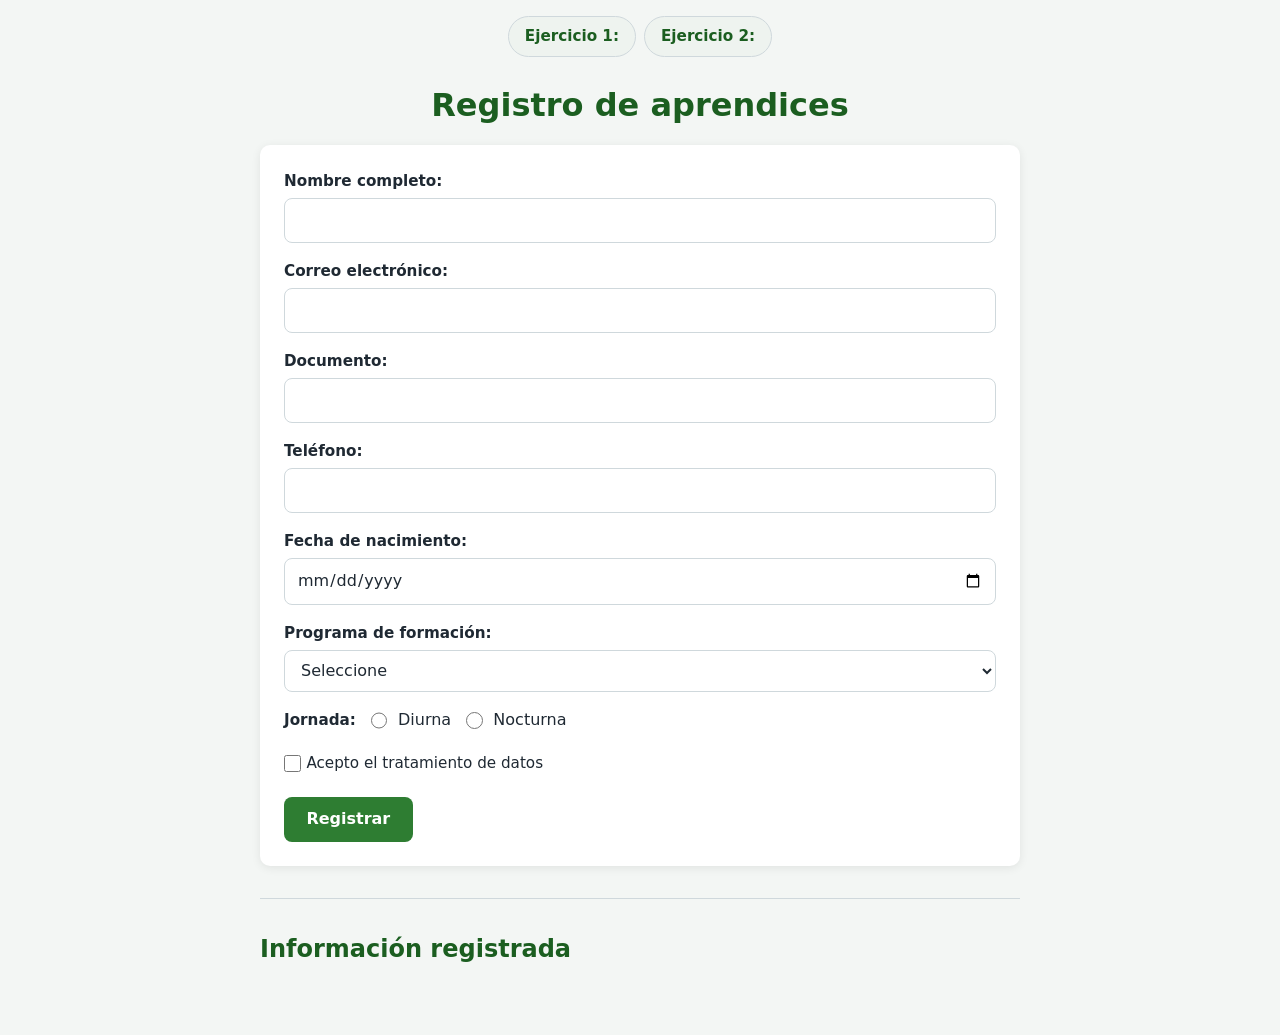
<file: index.html>
<!DOCTYPE html>
<html lang="es">
<head>
    <meta charset="UTF-8">
    <link rel="stylesheet" href="css/style.css">
    <title>Registro de aprendices</title>
</head>
<body>
    <nav>
        <a href="index.html">Ejercicio 1: </a>
        <a href="ejercicio2.html">Ejercicio 2:</a>
    </nav>

    <h1>Registro de aprendices</h1>

    <form id="formulario">

        <label>Nombre completo:</label>
        <input type="text" name="nombre">

        <br><br>

        <label>Correo electrónico:</label>
        <input type="email" name="correo">

        <br><br>

        <label>Documento:</label>
        <input type="number" name="documento">

        <br><br>

        <label>Teléfono:</label>
        <input type="tel" name="telefono">

        <br><br>

        <label>Fecha de nacimiento:</label>
        <input type="date" name="fecha">

        <br><br>

        <label>Programa de formación:</label>

        <select name="programa">
            <option value="">Seleccione</option>
            <option value="ADSO">ADSO</option>
            <option value="Multimedia">Multimedia</option>
            <option value="Redes">Redes</option>
        </select>

        <br><br>

        <label>Jornada:</label>

        <input type="radio" name="jornada" value="Diurna">
        Diurna

        <input type="radio" name="jornada" value="Nocturna">
        Nocturna

        <br><br>

        <label>
            <input type="checkbox" name="acepta">
            Acepto el tratamiento de datos
        </label>

        <br><br>

        <button type="submit">Registrar</button>

    </form>

    <hr>

    <h2>Información registrada</h2>

    <div id="resultado"></div>

    <script src="JS/app.js"></script>

</body>
</html>
</file>
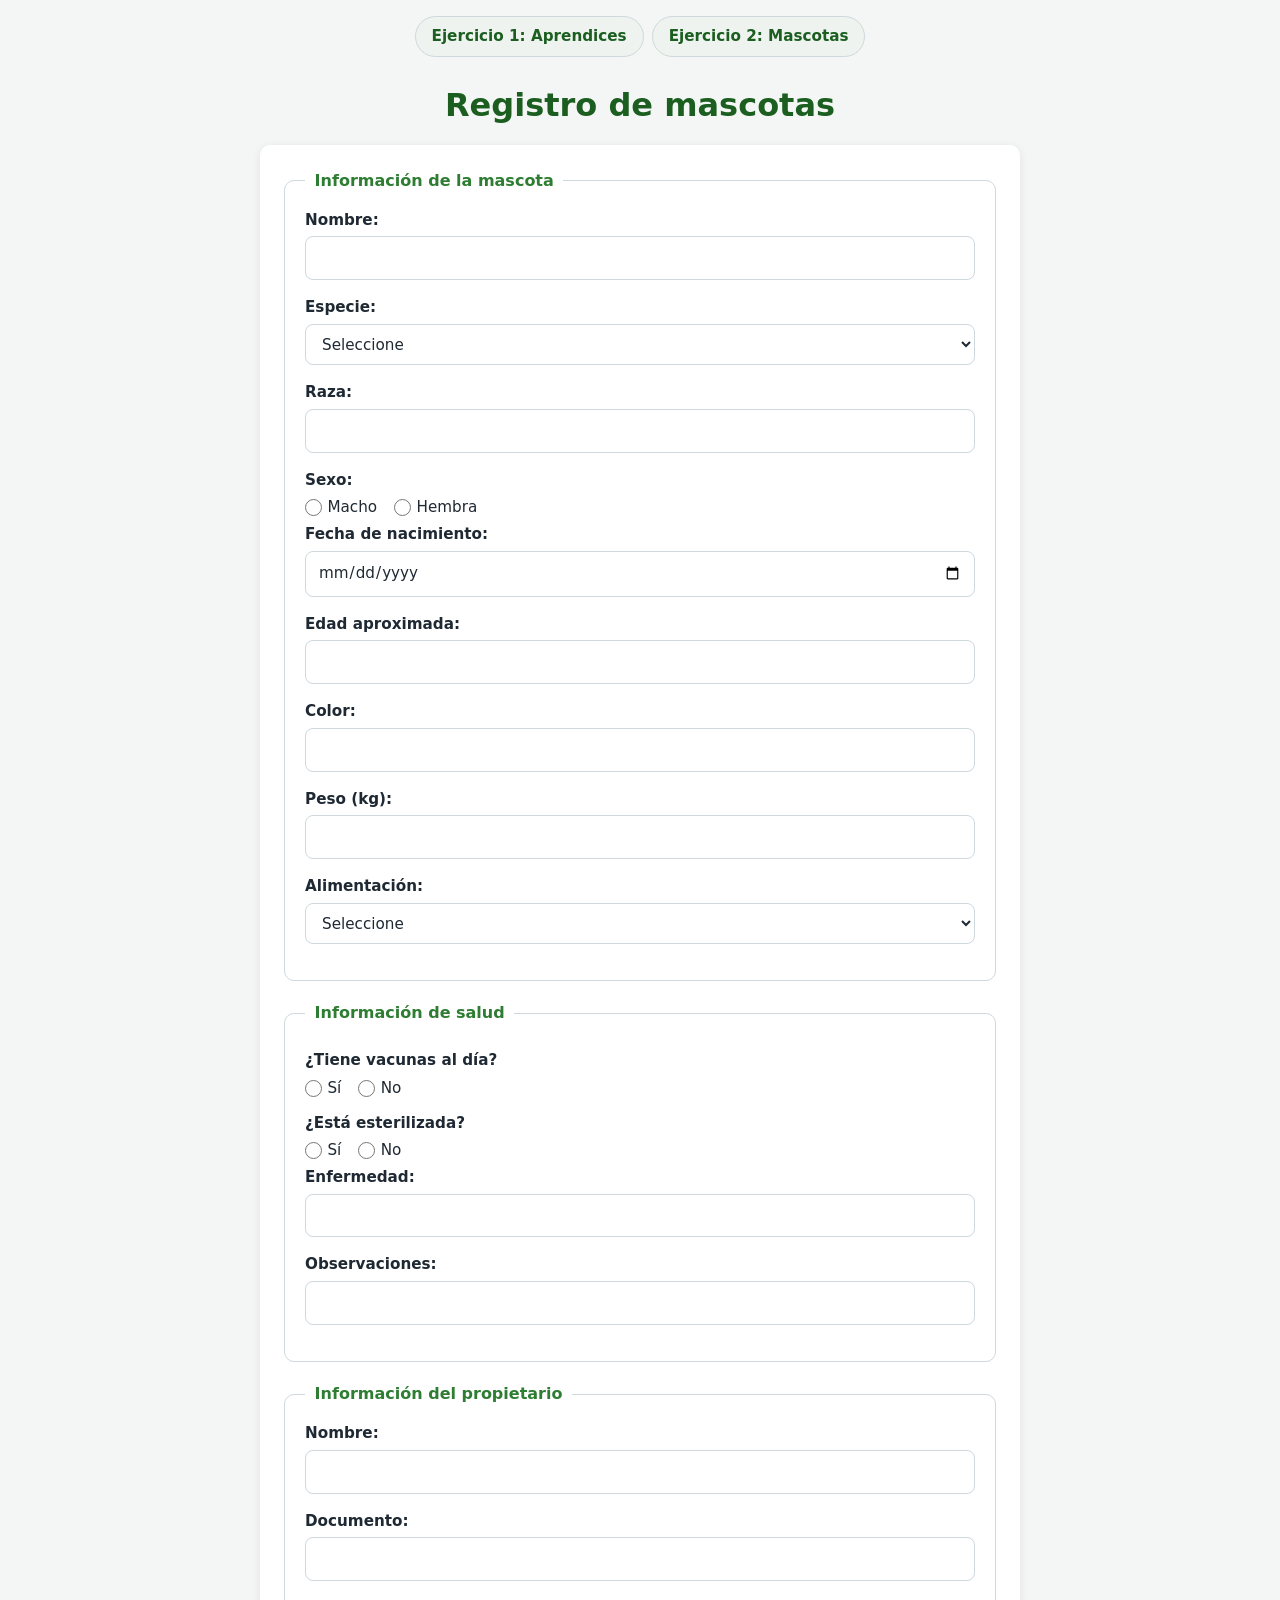
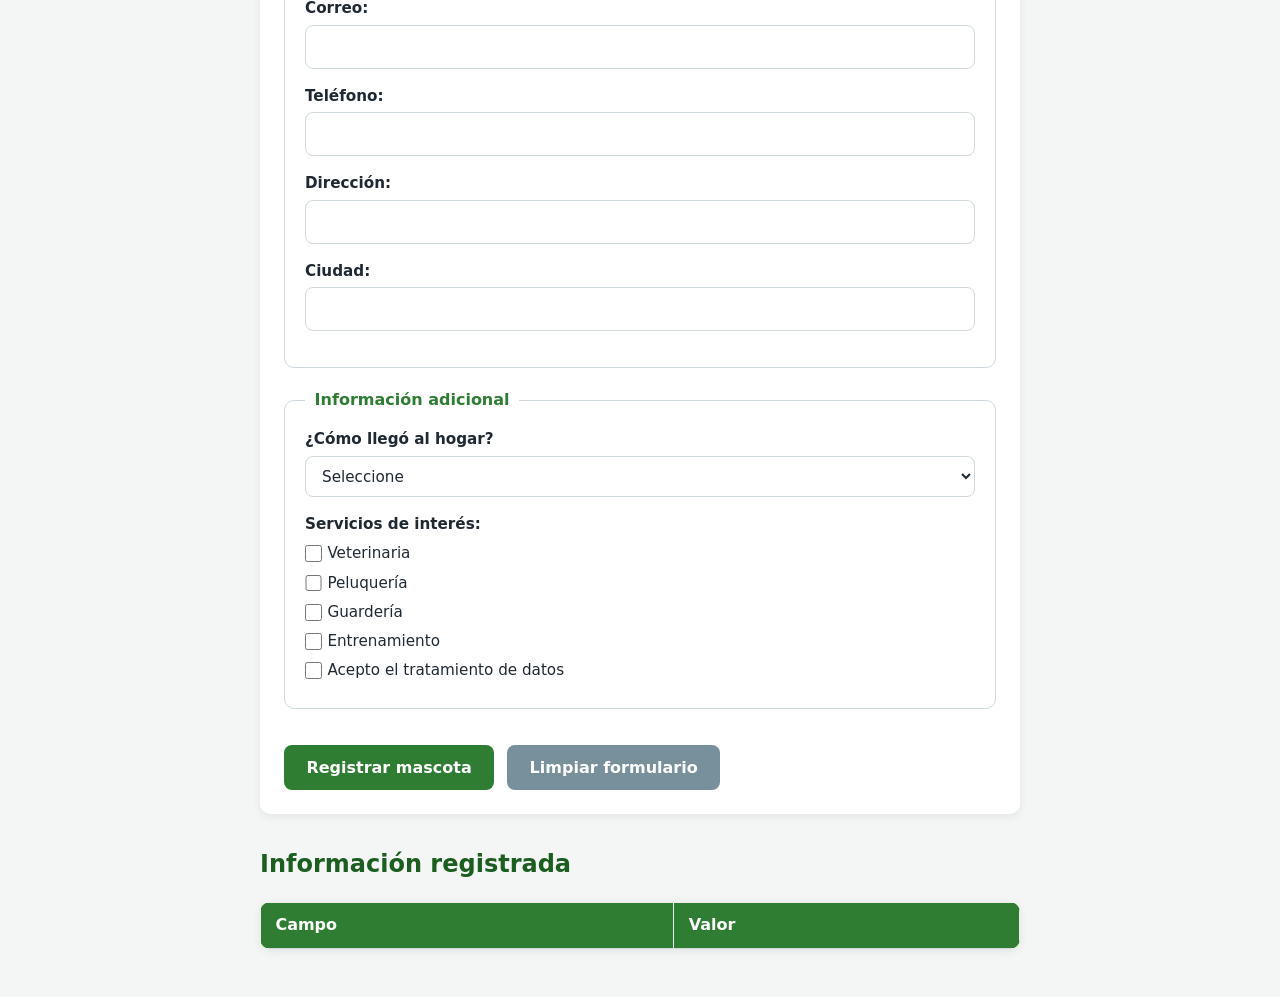
<file: ejercicio2.html>
<!DOCTYPE html>
<html lang="es">
<head>
    <meta charset="UTF-8">
    <meta name="viewport" content="width=device-width, initial-scale=1.0">
    <link rel="stylesheet" href="css/style.css">
    <title>Registro de mascotas</title>
</head>
<body>
    <nav>
        <a href="index.html">Ejercicio 1: Aprendices</a>
        <a href="ejercicio2.html">Ejercicio 2: Mascotas</a>
    </nav>

    <h1>Registro de mascotas</h1>

    <form id="formulario">
        <fieldset>
            <legend>Información de la mascota</legend>
            <label>Nombre:
                <input type="text" name="nombre" required>
            </label><br><br>
            <label>Especie:
                <select name="especie" required>
                    <option value="">Seleccione</option>
                    <option>Perro</option>
                    <option>Gato</option>
                    <option>Ave</option>
                    <option>Conejo</option>
                    <option>Otro</option>
                </select>
            </label><br><br>
            <label>Raza: <input type="text" name="raza"></label><br><br>
            <span>Sexo:</span>
            <label><input type="radio" name="sexo" value="Macho"> Macho</label>
            <label><input type="radio" name="sexo" value="Hembra"> Hembra</label><br><br>
            <label>Fecha de nacimiento: <input type="date" name="fechaNacimiento"></label><br><br>
            <label>Edad aproximada: <input type="number" name="edad" min="0"></label><br><br>
            <label>Color: <input type="text" name="color"></label><br><br>
            <label>Peso (kg): <input type="number" name="peso" min="0" step="0.1"></label><br><br>
            <label>Alimentación:
                <select name="alimentacion">
                    <option value="">Seleccione</option>
                    <option>Concentrado</option>
                    <option>Natural</option>
                    <option>Mixta</option>
                </select>
            </label>
        </fieldset>

        <fieldset>
            <legend>Información de salud</legend>
            <span>¿Tiene vacunas al día?</span>
            <label><input type="radio" name="vacunas" value="Sí"> Sí</label>
            <label><input type="radio" name="vacunas" value="No"> No</label><br><br>
            <span>¿Está esterilizada?</span>
            <label><input type="radio" name="esterilizada" value="Sí"> Sí</label>
            <label><input type="radio" name="esterilizada" value="No"> No</label><br><br>
            <label>Enfermedad: <input type="text" name="enfermedad"></label><br><br>
            <label>Observaciones: <input type="text" name="observaciones"></label>
        </fieldset>

        <fieldset>
            <legend>Información del propietario</legend>
            <label>Nombre: <input type="text" name="propietario" required></label><br><br>
            <label>Documento: <input type="number" name="documento"></label><br><br>
            <label>Correo: <input type="email" name="correo" required></label><br><br>
            <label>Teléfono: <input type="tel" name="telefono"></label><br><br>
            <label>Dirección: <input type="text" name="direccion"></label><br><br>
            <label>Ciudad: <input type="text" name="ciudad"></label>
        </fieldset>

        <fieldset>
            <legend>Información adicional</legend>
            <label>¿Cómo llegó al hogar?
                <select name="origen">
                    <option value="">Seleccione</option>
                    <option>Adopción</option>
                    <option>Compra</option>
                    <option>Regalo</option>
                    <option>Rescate</option>
                </select>
            </label><br><br>
            <span>Servicios de interés:</span><br>
            <label><input type="checkbox" name="servicios" value="Veterinaria"> Veterinaria</label><br>
            <label><input type="checkbox" name="servicios" value="Peluquería"> Peluquería</label><br>
            <label><input type="checkbox" name="servicios" value="Guardería"> Guardería</label><br>
            <label><input type="checkbox" name="servicios" value="Entrenamiento"> Entrenamiento</label><br><br>
            <label>
                <input type="checkbox" name="acepta" value="Sí" required>
                Acepto el tratamiento de datos
            </label>
        </fieldset>

        <br>
        <button type="submit">Registrar mascota</button>
        <button type="reset">Limpiar formulario</button>
    </form>

    <h2>Información registrada</h2>
    <table border="1">
        <thead><tr><th>Campo</th><th>Valor</th></tr></thead>
        <tbody id="resultado"></tbody>
    </table>

    <script src="JS/app2.js"></script>
</body>
</html>
</file>
<file: css/style.css>
/* ===== Variables ===== */
:root {
    --primario: #2e7d32;
    --primario-oscuro: #1b5e20;
    --fondo: #f3f6f4;
    --tarjeta: #ffffff;
    --texto: #1f2933;
    --borde: #cfd8dc;
    --suave: #eef3ef;
    --radio: 10px;
}

/* ===== Base ===== */
* { box-sizing: border-box; }

body {
    margin: 0;
    padding: 0 1rem 3rem;
    font-family: "Segoe UI", system-ui, -apple-system, Arial, sans-serif;
    background: var(--fondo);
    color: var(--texto);
    line-height: 1.5;
}

body > * {
    max-width: 760px;
    margin-left: auto;
    margin-right: auto;
}

h1 {
    text-align: center;
    color: var(--primario-oscuro);
    margin: 1.5rem auto 1rem;
}

h2 {
    color: var(--primario-oscuro);
    margin-top: 2rem;
}

/* ===== Navegación ===== */
nav {
    display: flex;
    gap: .5rem;
    justify-content: center;
    padding: 1rem 0 0;
    max-width: none;
}

nav a {
    text-decoration: none;
    color: var(--primario-oscuro);
    background: var(--suave);
    border: 1px solid var(--borde);
    padding: .5rem 1rem;
    border-radius: 999px;
    font-weight: 600;
    font-size: .95rem;
    transition: background .2s, color .2s;
}

nav a:hover {
    background: var(--primario);
    color: #fff;
}

/* ===== Formulario ===== */
form {
    background: var(--tarjeta);
    padding: 1.5rem;
    border-radius: var(--radio);
    box-shadow: 0 2px 10px rgba(0, 0, 0, .08);
}

form br { display: none; } /* el espaciado lo controla el CSS */

fieldset {
    border: 1px solid var(--borde);
    border-radius: var(--radio);
    padding: 1rem 1.25rem 1.25rem;
    margin: 0 0 1.25rem;
}

legend {
    padding: 0 .6rem;
    font-weight: 700;
    color: var(--primario);
}

label {
    font-weight: 600;
    font-size: .95rem;
}

/* Etiquetas que envuelven un campo de texto o select (ejercicio 2) */
label:has(> input:not([type="radio"]):not([type="checkbox"])),
label:has(> select) {
    display: block;
    margin-bottom: 1rem;
}

/* Campos de texto y select */
input:not([type="radio"]):not([type="checkbox"]),
select {
    display: block;
    width: 100%;
    margin-top: .3rem;
    margin-bottom: 1rem;
    padding: .6rem .75rem;
    font: inherit;
    font-weight: 400;
    color: var(--texto);
    background: #fff;
    border: 1px solid var(--borde);
    border-radius: 8px;
    transition: border-color .2s, box-shadow .2s;
}

label > input:not([type="radio"]):not([type="checkbox"]),
label > select {
    margin-bottom: 0;
}

input:focus,
select:focus {
    outline: none;
    border-color: var(--primario);
    box-shadow: 0 0 0 3px rgba(46, 125, 50, .2);
}

/* Radios y checkboxes */
input[type="radio"],
input[type="checkbox"] {
    accent-color: var(--primario);
    width: 1.05rem;
    height: 1.05rem;
    margin: 0 .35rem 0 .6rem;
    vertical-align: middle;
}

label:has(> input[type="radio"]) {
    display: inline-flex;
    align-items: center;
    font-weight: 400;
    margin-right: .75rem;
}

label > input[type="radio"] { margin-left: 0; }

label:has(> input[type="checkbox"]) {
    display: flex;
    align-items: center;
    font-weight: 400;
    margin: .4rem 0;
}

label > input[type="checkbox"] { margin-left: 0; }

/* Títulos de grupo (ej.: "Sexo:", "¿Está esterilizada?") */
fieldset > span {
    display: block;
    font-weight: 600;
    font-size: .95rem;
    margin: .5rem 0 .3rem;
}

/* Separación del bloque de aceptar datos / jornada (ejercicio 1) */
form > label:has(> input[type="checkbox"]) {
    margin-top: 1.25rem;
}

/* ===== Botones ===== */
button {
    font: inherit;
    font-weight: 600;
    padding: .65rem 1.4rem;
    margin-top: 1rem;
    margin-right: .5rem;
    border: none;
    border-radius: 8px;
    cursor: pointer;
    color: #fff;
    background: var(--primario);
    transition: background .2s, transform .1s;
}

button:hover { background: var(--primario-oscuro); }
button:active { transform: scale(.98); }

button[type="reset"] {
    background: #78909c;
}

button[type="reset"]:hover {
    background: #546e7a;
}

/* ===== Resultados ===== */
hr {
    border: none;
    border-top: 1px solid var(--borde);
    margin: 2rem auto;
}

/* Ejercicio 1: resultado en div */
div#resultado {
    background: var(--tarjeta);
    border-left: 4px solid var(--primario);
    border-radius: var(--radio);
    padding: 1rem 1.25rem;
    box-shadow: 0 2px 10px rgba(0, 0, 0, .08);
}

div#resultado:empty { display: none; }

div#resultado p { margin: .3rem 0; }

/* Ejercicio 2: resultado en tabla */
table {
    width: 100%;
    border-collapse: collapse;
    background: var(--tarjeta);
    border-radius: var(--radio);
    overflow: hidden;
    box-shadow: 0 2px 10px rgba(0, 0, 0, .08);
}

table[border] { border: none; }

th, td {
    padding: .65rem .9rem;
    text-align: left;
    border-bottom: 1px solid var(--borde);
}

th {
    background: var(--primario);
    color: #fff;
}

tbody tr:nth-child(even) { background: var(--suave); }

tbody td:first-child {
    font-weight: 600;
    width: 40%;
}

/* ===== Responsive ===== */
@media (max-width: 520px) {
    form { padding: 1rem; }
    nav { flex-direction: column; align-items: stretch; text-align: center; }
    button { width: 100%; margin-right: 0; }
}
</file>
